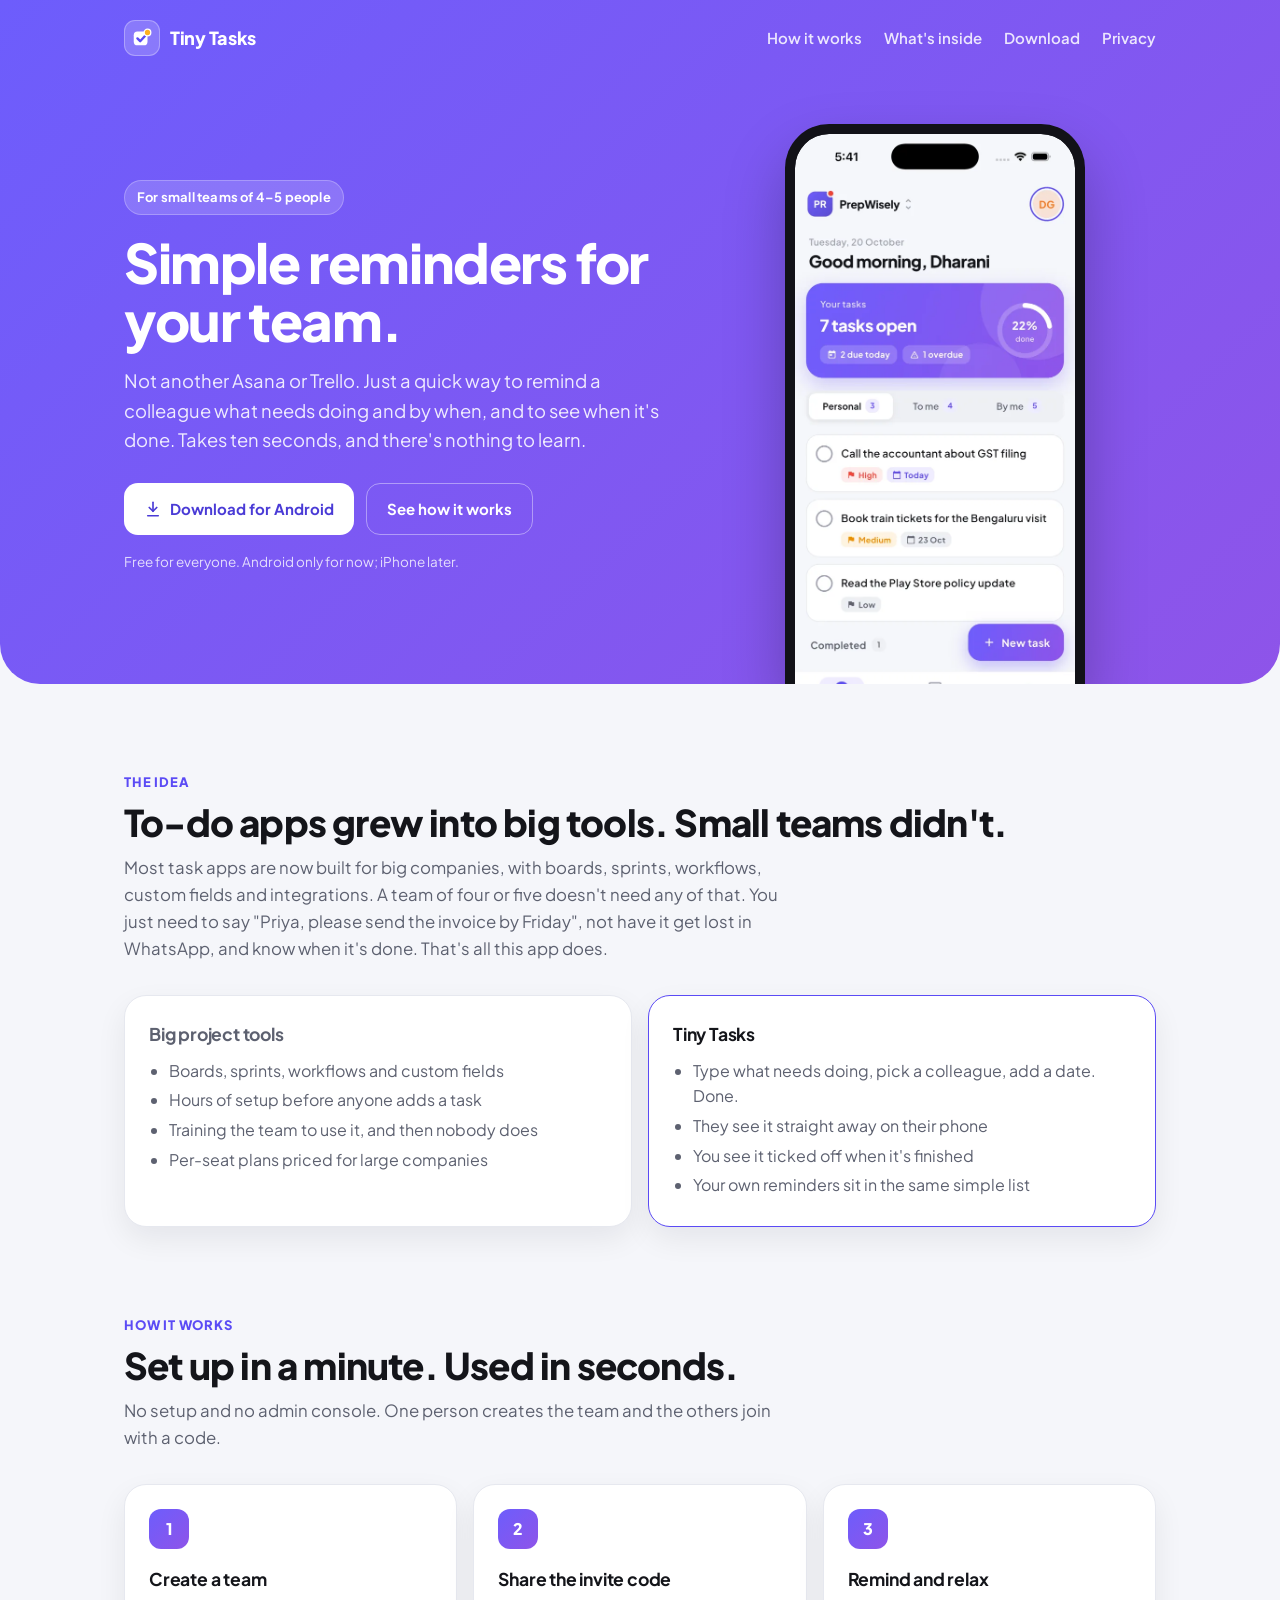
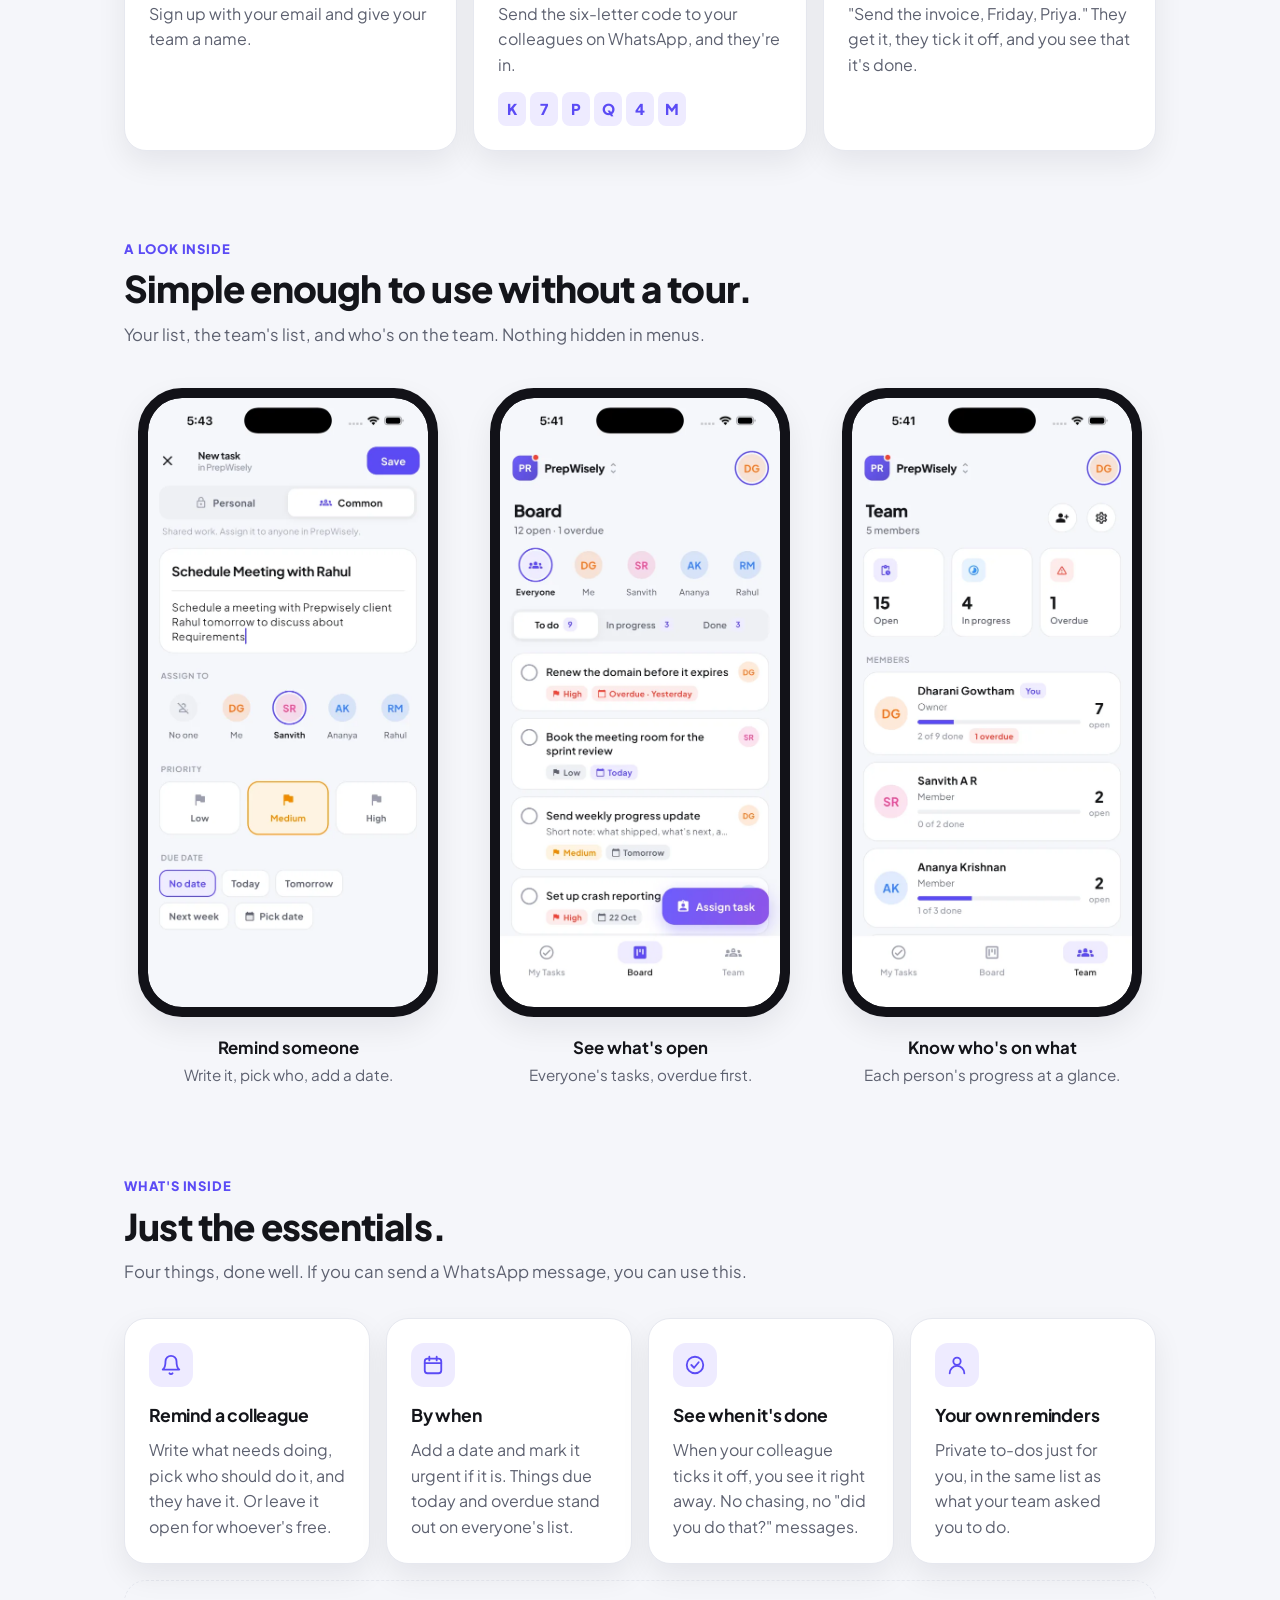
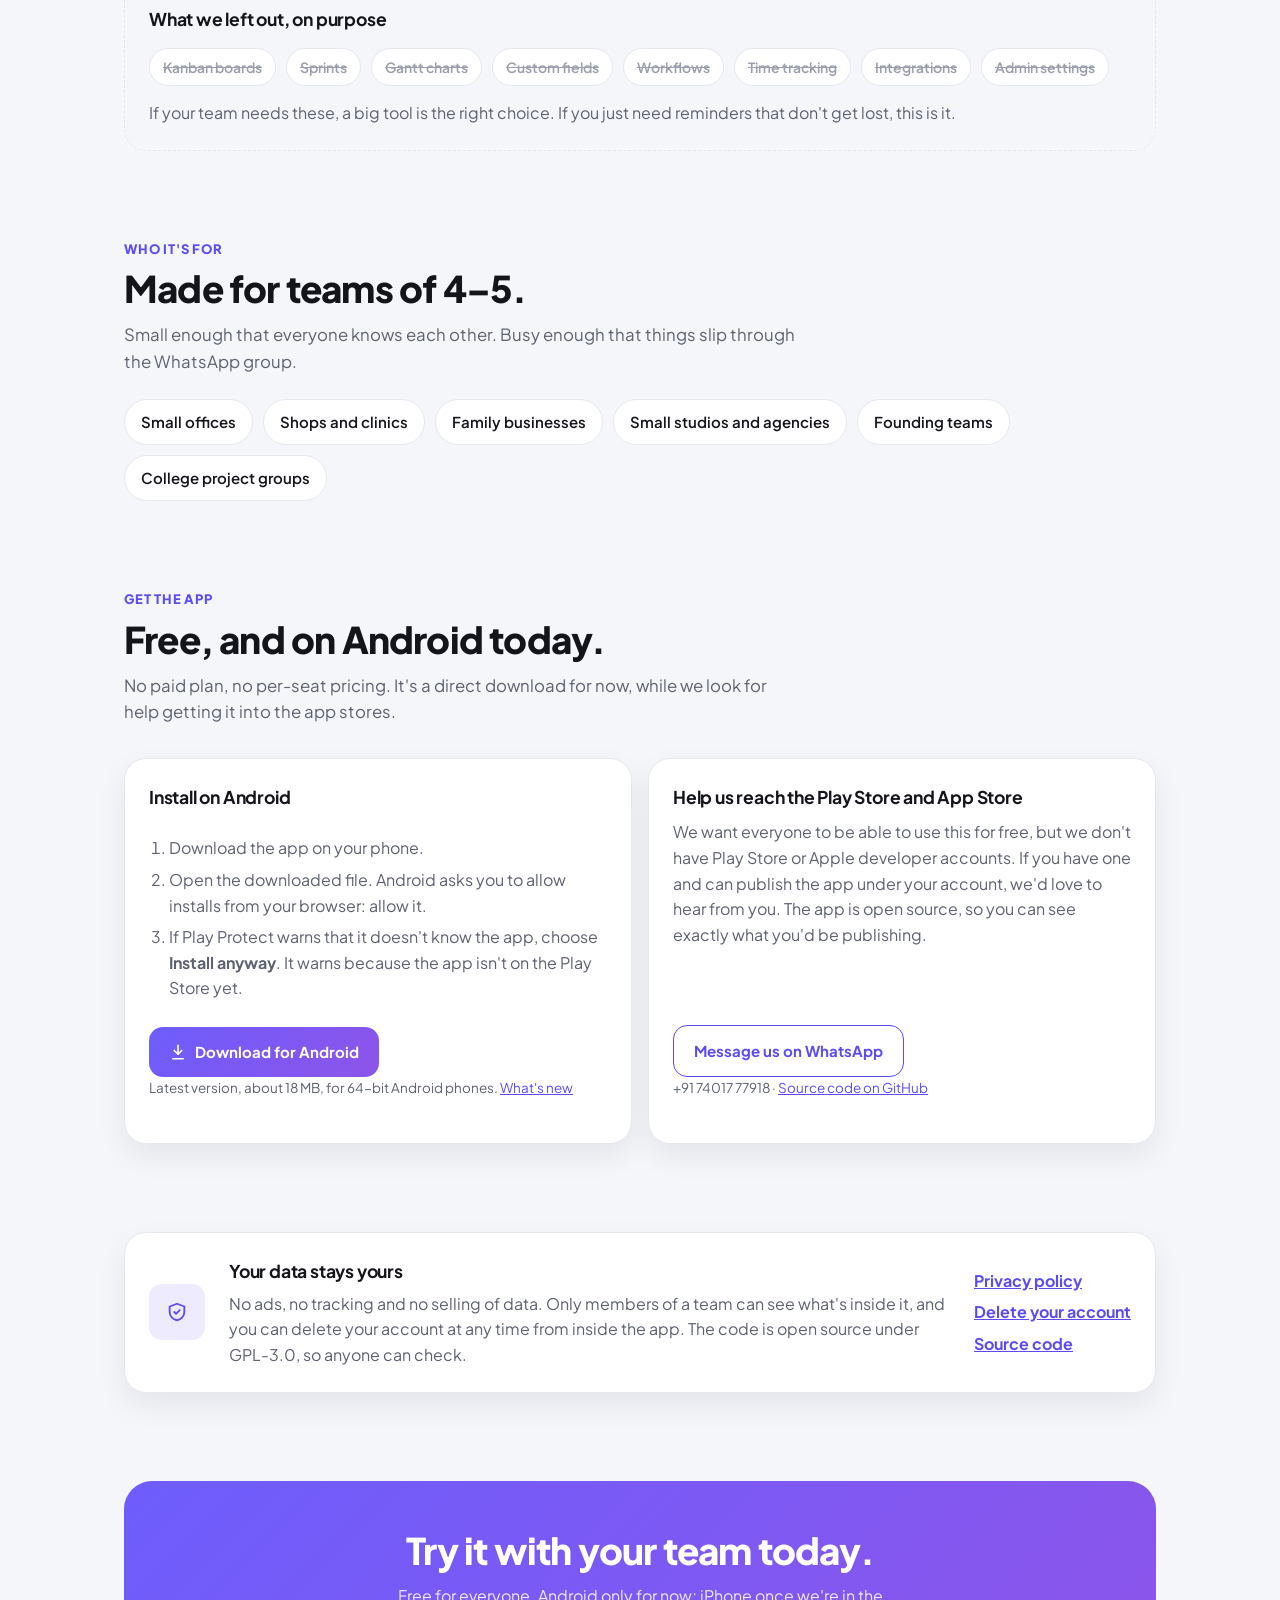
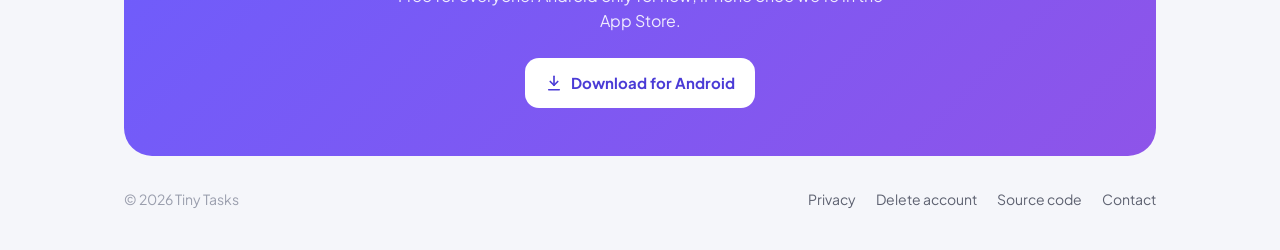
<file: index.html>
<!doctype html>
<html lang="en">
<head>
  <meta charset="utf-8">
  <meta name="viewport" content="width=device-width, initial-scale=1">
  <title>Tiny Tasks</title>
  <meta name="description" content="Tiny Tasks is a simple reminder app for small teams of 4–5. Remind a colleague what needs doing and when, and see when it's done. No boards, no setup, nothing to learn.">
  <meta property="og:title" content="Tiny Tasks">
  <meta property="og:description" content="Simple reminders for small teams. Not another Asana or Trello.">
  <link rel="icon" type="image/png" href="icon.png">
  <link rel="preconnect" href="https://fonts.googleapis.com">
  <link rel="preconnect" href="https://fonts.gstatic.com" crossorigin>
  <link href="https://fonts.googleapis.com/css2?family=Plus+Jakarta+Sans:wght@400;500;600;700;800&display=swap" rel="stylesheet">
  <style>
    :root {
      --canvas: #f5f6fa;
      --surface: #ffffff;
      --surface-muted: #eef0f5;
      --border: #e6e8ef;
      --text: #14151a;
      --text-2: #5d6170;
      --muted: #9a9ead;
      --brand: #5b4bf5;
      --brand-soft: #eeebff;
      --grad: linear-gradient(135deg, #6d5dfc, #8e54e9);
      --success: #12b76a;
      --success-soft: #e5f7ee;
      --warning: #f08c00;
      --warning-soft: #fef3e2;
      --info: #2e90fa;
      --info-soft: #e6f1fe;
      --danger: #f04438;
      --shadow: 0 12px 30px rgba(20, 21, 26, 0.07);
    }
    @media (prefers-color-scheme: dark) {
      :root {
        --canvas: #0e0f13;
        --surface: #17181d;
        --surface-muted: #21232a;
        --border: #2a2c35;
        --text: #f3f4f7;
        --text-2: #a5a9b8;
        --muted: #6b6f7e;
        --brand: #8b7dff;
        --brand-soft: #262046;
        --grad: linear-gradient(135deg, #5b4bf5, #7b3fd9);
        --success: #32d583;
        --success-soft: #10291e;
        --warning: #fdb022;
        --warning-soft: #2e2210;
        --info: #53b1fd;
        --info-soft: #102538;
        --danger: #f97066;
        --shadow: 0 12px 30px rgba(0, 0, 0, 0.35);
      }
    }
    * { box-sizing: border-box; }
    html { scroll-behavior: smooth; }
    body {
      margin: 0;
      background: var(--canvas);
      color: var(--text);
      font: 16px/1.6 "Plus Jakarta Sans", -apple-system, BlinkMacSystemFont, "Segoe UI", Roboto, sans-serif;
      -webkit-font-smoothing: antialiased;
    }
    a { color: var(--brand); }
    .wrap { max-width: 1080px; margin: 0 auto; padding: 0 24px; }
    @media (max-width: 600px) { .wrap { padding: 0 16px; } }

    /* Hero */
    .hero {
      background: var(--grad);
      color: #fff;
      border-radius: 0 0 40px 40px;
      overflow: hidden;
    }
    nav {
      display: flex; align-items: center; justify-content: space-between;
      padding: 20px 0;
    }
    .logo { display: flex; align-items: center; gap: 10px; font-weight: 800; font-size: 18px; letter-spacing: -0.3px; color: #fff; text-decoration: none; }
    .logo-mark {
      width: 36px; height: 36px; border-radius: 11px;
      background: rgba(255,255,255,0.18); border: 1px solid rgba(255,255,255,0.3);
      display: grid; place-items: center;
    }
    nav .links { display: flex; gap: 22px; }
    nav .links a { color: rgba(255,255,255,0.85); text-decoration: none; font-weight: 600; font-size: 15px; }
    nav .links a:hover { color: #fff; }
    @media (max-width: 600px) { nav .links { display: none; } }

    .hero-grid {
      display: grid; grid-template-columns: 1.1fr 0.9fr; gap: 48px; align-items: center;
      padding: 48px 0 0;
    }
    @media (max-width: 860px) {
      .hero-grid { grid-template-columns: 1fr; gap: 40px; padding-top: 24px; text-align: center; }
    }
    .eyebrow {
      display: inline-block; padding: 6px 12px; border-radius: 999px;
      background: rgba(255,255,255,0.16); border: 1px solid rgba(255,255,255,0.25);
      font-size: 13px; font-weight: 700; letter-spacing: 0.2px;
    }
    h1 {
      font-size: clamp(2.2rem, 5vw, 3.4rem); line-height: 1.08; letter-spacing: -1.4px;
      margin: 18px 0 16px; font-weight: 800;
    }
    .lede { font-size: 1.15rem; color: rgba(255,255,255,0.88); max-width: 34em; margin: 0 0 28px; }
    @media (max-width: 860px) { .lede { margin-left: auto; margin-right: auto; } }
    .cta { display: flex; gap: 12px; flex-wrap: wrap; padding-bottom: 56px; }
    @media (max-width: 860px) { .cta { justify-content: center; } }
    .btn {
      display: inline-flex; align-items: center; gap: 8px;
      padding: 13px 20px; border-radius: 14px; font-weight: 700; font-size: 15px; text-decoration: none;
    }
    .btn-light { background: #fff; color: #4a3bd6; }
    .btn-ghost { color: #fff; border: 1px solid rgba(255,255,255,0.4); }
    .soon { font-size: 13.5px; color: rgba(255,255,255,0.8); margin: -40px 0 56px; }

    /* Phones: real app screenshots (600 × 1305, 2× for ~300px wide) */
    .phone-col { display: flex; justify-content: center; align-self: end; }
    .phone {
      width: 300px; max-width: 100%;
      background: #121218; border: 10px solid #121218;
      border-radius: 44px; overflow: hidden;
      box-shadow: 0 30px 60px rgba(0,0,0,0.25);
    }
    .phone img { display: block; width: 100%; height: auto; border-radius: 34px; }
    /* In the hero the phone rises out of the bottom edge, cropped. */
    .hero .phone { height: 560px; border-bottom: 0; border-radius: 44px 44px 0 0; }
    .hero .phone img { border-radius: 34px 34px 0 0; }
    @media (max-width: 600px) { .hero .phone { height: 480px; } }

    .shots {
      display: grid; grid-template-columns: repeat(3, 1fr); gap: 24px;
      margin-top: 40px; justify-items: center;
    }
    .shots figure { margin: 0; width: 100%; max-width: 300px; }
    .shots .phone { width: 100%; box-shadow: var(--shadow); }
    .shots figcaption { margin-top: 18px; text-align: center; }
    .shots figcaption b { display: block; font-size: 1.05rem; }
    .shots figcaption span { color: var(--text-2); font-size: 0.95rem; }
    /* Phones side by side don't fit: swipe through them instead. */
    @media (max-width: 860px) {
      .shots {
        display: flex; gap: 16px; overflow-x: auto; scroll-snap-type: x mandatory;
        margin-left: -24px; margin-right: -24px; padding: 0 24px 12px;
        scrollbar-width: none;
      }
      .shots::-webkit-scrollbar { display: none; }
      .shots figure { flex: 0 0 240px; scroll-snap-align: center; }
    }
    @media (max-width: 600px) {
      .shots { margin-left: -16px; margin-right: -16px; padding: 0 16px 12px; }
    }

    /* Sections */
    section { padding: 88px 0 0; }
    @media (max-width: 600px) { section { padding-top: 64px; } }
    .kicker { color: var(--brand); font-weight: 800; font-size: 13px; letter-spacing: 0.8px; text-transform: uppercase; }
    h2 { font-size: clamp(1.7rem, 3.4vw, 2.3rem); line-height: 1.15; letter-spacing: -0.8px; margin: 8px 0 12px; font-weight: 800; }
    .sub { color: var(--text-2); font-size: 1.05rem; max-width: 40em; margin: 0; }

    .problem {
      display: grid; grid-template-columns: 1fr 1fr; gap: 16px; margin-top: 32px;
    }
    @media (max-width: 760px) { .problem { grid-template-columns: 1fr; } }
    .card {
      background: var(--surface); border: 1px solid var(--border); border-radius: 22px;
      padding: 24px; box-shadow: var(--shadow);
    }
    .card h3 { margin: 0 0 8px; font-size: 1.1rem; letter-spacing: -0.2px; }
    .card p { margin: 0; color: var(--text-2); }
    .card ul { margin: 10px 0 0; padding-left: 20px; color: var(--text-2); }
    .card li { margin: 4px 0; }
    .card.before h3 { color: var(--text-2); }
    .card.after { border-color: var(--brand); }

    .steps { display: grid; grid-template-columns: repeat(3, 1fr); gap: 16px; margin-top: 32px; counter-reset: s; }
    @media (max-width: 860px) { .steps { grid-template-columns: 1fr; } }
    .step .num {
      width: 40px; height: 40px; border-radius: 12px; background: var(--grad); color: #fff;
      display: grid; place-items: center; font-weight: 800; margin-bottom: 16px;
    }
    .code {
      display: inline-flex; gap: 4px; margin-top: 14px;
    }
    .code span {
      width: 28px; height: 34px; border-radius: 8px; background: var(--brand-soft); color: var(--brand);
      display: grid; place-items: center; font-weight: 800; font-size: 15px;
    }

    .features { display: grid; grid-template-columns: repeat(4, 1fr); gap: 16px; margin-top: 32px; }
    @media (max-width: 960px) { .features { grid-template-columns: 1fr 1fr; } }
    .leftout { margin-top: 16px; box-shadow: none; background: transparent; border-style: dashed; }
    .leftout .who { margin: 14px 0; }
    .leftout .pill { text-decoration: line-through; color: var(--muted); font-size: 14px; padding: 7px 13px; }
    @media (max-width: 560px) { .features { grid-template-columns: 1fr; } }
    .icon {
      width: 44px; height: 44px; border-radius: 13px; background: var(--brand-soft); color: var(--brand);
      display: grid; place-items: center; margin-bottom: 14px;
    }
    .icon svg { width: 22px; height: 22px; }

    .who { display: flex; flex-wrap: wrap; gap: 10px; margin-top: 24px; }
    .pill {
      padding: 10px 16px; border-radius: 999px; background: var(--surface); border: 1px solid var(--border);
      font-weight: 600; font-size: 15px;
    }

    .trust {
      display: grid; grid-template-columns: auto 1fr auto; gap: 24px; align-items: center;
    }
    @media (max-width: 760px) { .trust { grid-template-columns: 1fr; } }
    .trust .icon { margin: 0; width: 56px; height: 56px; }
    .trust h3 { margin: 0 0 6px; }
    .trust .links { display: flex; flex-direction: column; gap: 6px; font-weight: 700; }

    .get { display: grid; grid-template-columns: 1fr 1fr; gap: 16px; margin-top: 32px; }
    @media (max-width: 760px) { .get { grid-template-columns: 1fr; } }
    .get .card { display: flex; flex-direction: column; align-items: flex-start; }
    .get ol { margin: 10px 0 20px; padding-left: 20px; color: var(--text-2); }
    .get li { margin: 6px 0; }
    .get .card p { margin-bottom: 20px; }
    .get .btn { margin-top: auto; }
    .btn-brand { background: var(--grad); color: #fff; }
    .btn-outline { color: var(--brand); border: 1px solid var(--brand); }
    .fine { font-size: 13.5px; color: var(--muted); margin: 12px 0 0; }

    .final {
      margin-top: 88px; background: var(--grad); color: #fff; border-radius: 28px;
      padding: 48px 32px; text-align: center;
    }
    @media (max-width: 600px) { .final { margin-top: 64px; padding: 36px 20px; } }
    .final h2 { color: #fff; margin-top: 0; }
    .final p { color: rgba(255,255,255,0.88); margin: 0 auto 24px; max-width: 32em; }

    footer {
      display: flex; justify-content: space-between; flex-wrap: wrap; gap: 12px;
      padding: 32px 0 40px; color: var(--muted); font-size: 14px;
    }
    footer a { color: var(--text-2); text-decoration: none; margin-left: 18px; }
    footer a:first-child { margin-left: 0; }
    footer a:hover { color: var(--brand); }
  </style>
</head>
<body>

<header class="hero">
  <div class="wrap">
    <nav>
      <a class="logo" href="#">
        <span class="logo-mark">
          <svg width="22" height="22" viewBox="0 0 24 24" aria-hidden="true"><rect x="3" y="5" width="15" height="15" rx="4" fill="#fff"/><path d="m7 12.5 3 3 5.5-6" fill="none" stroke="#5b4bf5" stroke-width="2.6" stroke-linecap="round" stroke-linejoin="round"/><circle cx="18" cy="6" r="3.6" fill="#fdb022" stroke="#fff" stroke-width="1.4"/></svg>
        </span>
        Tiny Tasks
      </a>
      <div class="links">
        <a href="#how">How it works</a>
        <a href="#features">What's inside</a>
        <a href="#download">Download</a>
        <a href="privacy.html">Privacy</a>
      </div>
    </nav>

    <div class="hero-grid">
      <div>
        <span class="eyebrow">For small teams of 4–5 people</span>
        <h1>Simple reminders for your team.</h1>
        <p class="lede">Not another Asana or Trello. Just a quick way to remind a colleague
        what needs doing and by when, and to see when it's done. Takes ten seconds,
        and there's nothing to learn.</p>
        <div class="cta">
          <a class="btn btn-light" href="https://github.com/dharanish01g/prep_admin/releases/latest/download/prepwisely-team.apk"><svg width="18" height="18" viewBox="0 0 24 24" fill="none" stroke="currentColor" stroke-width="2.2" stroke-linecap="round" stroke-linejoin="round" aria-hidden="true"><path d="M12 3v12"/><path d="m7 10 5 5 5-5"/><path d="M5 21h14"/></svg>Download for Android</a>
          <a class="btn btn-ghost" href="#how">See how it works</a>
        </div>
        <p class="soon">Free for everyone. Android only for now; iPhone later.</p>
      </div>

      <div class="phone-col">
        <div class="phone">
          <img src="img/my-tasks.webp" width="600" height="1305"
            alt="My Tasks screen: 7 tasks open, 2 due today and 1 overdue, with a list of personal to-dos">
        </div>
      </div>
    </div>
  </div>
</header>

<main class="wrap">

  <section>
    <div class="kicker">The idea</div>
    <h2>To-do apps grew into big tools. Small teams didn't.</h2>
    <p class="sub">Most task apps are now built for big companies, with boards,
    sprints, workflows, custom fields and integrations. A team of four or five
    doesn't need any of that. You just need to say "Priya, please send the
    invoice by Friday", not have it get lost in WhatsApp, and know when it's
    done. That's all this app does.</p>

    <div class="problem">
      <div class="card before">
        <h3>Big project tools</h3>
        <ul>
          <li>Boards, sprints, workflows and custom fields</li>
          <li>Hours of setup before anyone adds a task</li>
          <li>Training the team to use it, and then nobody does</li>
          <li>Per-seat plans priced for large companies</li>
        </ul>
      </div>
      <div class="card after">
        <h3>Tiny Tasks</h3>
        <ul>
          <li>Type what needs doing, pick a colleague, add a date. Done.</li>
          <li>They see it straight away on their phone</li>
          <li>You see it ticked off when it's finished</li>
          <li>Your own reminders sit in the same simple list</li>
        </ul>
      </div>
    </div>
  </section>

  <section id="how">
    <div class="kicker">How it works</div>
    <h2>Set up in a minute. Used in seconds.</h2>
    <p class="sub">No setup and no admin console. One person creates the team and
    the others join with a code.</p>

    <div class="steps">
      <div class="card step">
        <div class="num">1</div>
        <h3>Create a team</h3>
        <p>Sign up with your email and give your team a name.</p>
      </div>
      <div class="card step">
        <div class="num">2</div>
        <h3>Share the invite code</h3>
        <p>Send the six-letter code to your colleagues on WhatsApp, and
        they're in.</p>
        <div class="code" aria-label="Example code K7PQ4M"><span>K</span><span>7</span><span>P</span><span>Q</span><span>4</span><span>M</span></div>
      </div>
      <div class="card step">
        <div class="num">3</div>
        <h3>Remind and relax</h3>
        <p>"Send the invoice, Friday, Priya." They get it, they tick it off, and
        you see that it's done.</p>
      </div>
    </div>
  </section>

  <section id="screens">
    <div class="kicker">A look inside</div>
    <h2>Simple enough to use without a tour.</h2>
    <p class="sub">Your list, the team's list, and who's on the team. Nothing
    hidden in menus.</p>

    <div class="shots">
      <figure>
        <div class="phone"><img src="img/new-task.webp" width="600" height="1305" loading="lazy"
          alt="New task form: a title and note, a teammate picked under Assign to, priority and due date"></div>
        <figcaption><b>Remind someone</b><span>Write it, pick who, add a date.</span></figcaption>
      </figure>
      <figure>
        <div class="phone"><img src="img/board.webp" width="600" height="1305" loading="lazy"
          alt="Board screen: everyone's open tasks, filterable by person, with overdue and due-today tasks marked"></div>
        <figcaption><b>See what's open</b><span>Everyone's tasks, overdue first.</span></figcaption>
      </figure>
      <figure>
        <div class="phone"><img src="img/team.webp" width="600" height="1305" loading="lazy"
          alt="Team screen: open, in progress and overdue counts, and each member's progress"></div>
        <figcaption><b>Know who's on what</b><span>Each person's progress at a glance.</span></figcaption>
      </figure>
    </div>
  </section>

  <section id="features">
    <div class="kicker">What's inside</div>
    <h2>Just the essentials.</h2>
    <p class="sub">Four things, done well. If you can send a WhatsApp message, you
    can use this.</p>

    <div class="features">
      <div class="card">
        <div class="icon"><svg viewBox="0 0 24 24" fill="none" stroke="currentColor" stroke-width="2" stroke-linecap="round" stroke-linejoin="round"><path d="M6 8a6 6 0 0 1 12 0c0 7 3 9 3 9H3s3-2 3-9"/><path d="M10.3 21a1.94 1.94 0 0 0 3.4 0"/></svg></div>
        <h3>Remind a colleague</h3>
        <p>Write what needs doing, pick who should do it, and they have it. Or leave
        it open for whoever's free.</p>
      </div>
      <div class="card">
        <div class="icon"><svg viewBox="0 0 24 24" fill="none" stroke="currentColor" stroke-width="2" stroke-linecap="round" stroke-linejoin="round"><rect x="3" y="5" width="18" height="16" rx="3"/><path d="M3 10h18M8 3v4M16 3v4"/></svg></div>
        <h3>By when</h3>
        <p>Add a date and mark it urgent if it is. Things due today and overdue
        stand out on everyone's list.</p>
      </div>
      <div class="card">
        <div class="icon"><svg viewBox="0 0 24 24" fill="none" stroke="currentColor" stroke-width="2" stroke-linecap="round" stroke-linejoin="round"><circle cx="12" cy="12" r="9"/><path d="m8 12 3 3 5-6"/></svg></div>
        <h3>See when it's done</h3>
        <p>When your colleague ticks it off, you see it right away. No chasing, no
        "did you do that?" messages.</p>
      </div>
      <div class="card">
        <div class="icon"><svg viewBox="0 0 24 24" fill="none" stroke="currentColor" stroke-width="2" stroke-linecap="round" stroke-linejoin="round"><circle cx="12" cy="8" r="4"/><path d="M4 21a8 8 0 0 1 16 0"/></svg></div>
        <h3>Your own reminders</h3>
        <p>Private to-dos just for you, in the same list as what your team asked
        you to do.</p>
      </div>
    </div>

    <div class="card leftout">
      <h3>What we left out, on purpose</h3>
      <div class="who">
        <span class="pill">Kanban boards</span>
        <span class="pill">Sprints</span>
        <span class="pill">Gantt charts</span>
        <span class="pill">Custom fields</span>
        <span class="pill">Workflows</span>
        <span class="pill">Time tracking</span>
        <span class="pill">Integrations</span>
        <span class="pill">Admin settings</span>
      </div>
      <p>If your team needs these, a big tool is the right choice. If you just need
      reminders that don't get lost, this is it.</p>
    </div>
  </section>

  <section>
    <div class="kicker">Who it's for</div>
    <h2>Made for teams of 4–5.</h2>
    <p class="sub">Small enough that everyone knows each other. Busy enough that
    things slip through the WhatsApp group.</p>
    <div class="who">
      <span class="pill">Small offices</span>
      <span class="pill">Shops and clinics</span>
      <span class="pill">Family businesses</span>
      <span class="pill">Small studios and agencies</span>
      <span class="pill">Founding teams</span>
      <span class="pill">College project groups</span>
    </div>
  </section>

  <section id="download">
    <div class="kicker">Get the app</div>
    <h2>Free, and on Android today.</h2>
    <p class="sub">No paid plan, no per-seat pricing. It's a direct download for
    now, while we look for help getting it into the app stores.</p>

    <div class="get">
      <div class="card">
        <h3>Install on Android</h3>
        <ol>
          <li>Download the app on your phone.</li>
          <li>Open the downloaded file. Android asks you to allow installs from
          your browser: allow it.</li>
          <li>If Play Protect warns that it doesn't know the app, choose
          <b>Install anyway</b>. It warns because the app isn't on the Play
          Store yet.</li>
        </ol>
        <a class="btn btn-brand" href="https://github.com/dharanish01g/prep_admin/releases/latest/download/prepwisely-team.apk"><svg width="18" height="18" viewBox="0 0 24 24" fill="none" stroke="currentColor" stroke-width="2.2" stroke-linecap="round" stroke-linejoin="round" aria-hidden="true"><path d="M12 3v12"/><path d="m7 10 5 5 5-5"/><path d="M5 21h14"/></svg>Download for Android</a>
        <p class="fine">Latest version, about 18 MB, for 64-bit Android phones. <a href="https://github.com/dharanish01g/prep_admin/releases">What's new</a></p>
      </div>
      <div class="card">
        <h3>Help us reach the Play Store and App Store</h3>
        <p>We want everyone to be able to use this for free, but we don't have
        Play Store or Apple developer accounts. If you have one and can publish
        the app under your account, we'd love to hear from you. The app is open
        source, so you can see exactly what you'd be publishing.</p>
        <a class="btn btn-outline" href="https://wa.me/917401777918?text=Hi%2C%20I%20can%20help%20publish%20Tiny%20Tasks">Message us on WhatsApp</a>
        <p class="fine">+91 74017 77918 · <a href="https://github.com/dharanish01g/prep_admin">Source code on GitHub</a></p>
      </div>
    </div>
  </section>

  <section>
    <div class="card trust">
      <div class="icon"><svg viewBox="0 0 24 24" fill="none" stroke="currentColor" stroke-width="2" stroke-linecap="round" stroke-linejoin="round"><path d="M12 3 4 6v6c0 4.5 3.4 8.2 8 9 4.6-.8 8-4.5 8-9V6l-8-3Z"/><path d="m9 12 2 2 4-4"/></svg></div>
      <div>
        <h3>Your data stays yours</h3>
        <p>No ads, no tracking and no selling of data. Only members of a team can see
        what's inside it, and you can delete your account at any time from inside
        the app. The code is open source under GPL-3.0, so anyone can check.</p>
      </div>
      <div class="links">
        <a href="privacy.html">Privacy policy</a>
        <a href="delete-account.html">Delete your account</a>
        <a href="https://github.com/dharanish01g/prep_admin">Source code</a>
      </div>
    </div>
  </section>

  <div class="final">
    <h2>Try it with your team today.</h2>
    <p>Free for everyone. Android only for now; iPhone once we're in the App
    Store.</p>
    <a class="btn btn-light" href="https://github.com/dharanish01g/prep_admin/releases/latest/download/prepwisely-team.apk"><svg width="18" height="18" viewBox="0 0 24 24" fill="none" stroke="currentColor" stroke-width="2.2" stroke-linecap="round" stroke-linejoin="round" aria-hidden="true"><path d="M12 3v12"/><path d="m7 10 5 5 5-5"/><path d="M5 21h14"/></svg>Download for Android</a>
  </div>

  <footer>
    <span>© 2026 Tiny Tasks</span>
    <span>
      <a href="privacy.html">Privacy</a>
      <a href="delete-account.html">Delete account</a>
      <a href="https://github.com/dharanish01g/prep_admin">Source code</a>
      <a href="https://wa.me/917401777918">Contact</a>
    </span>
  </footer>
</main>

</body>
</html>
</file>
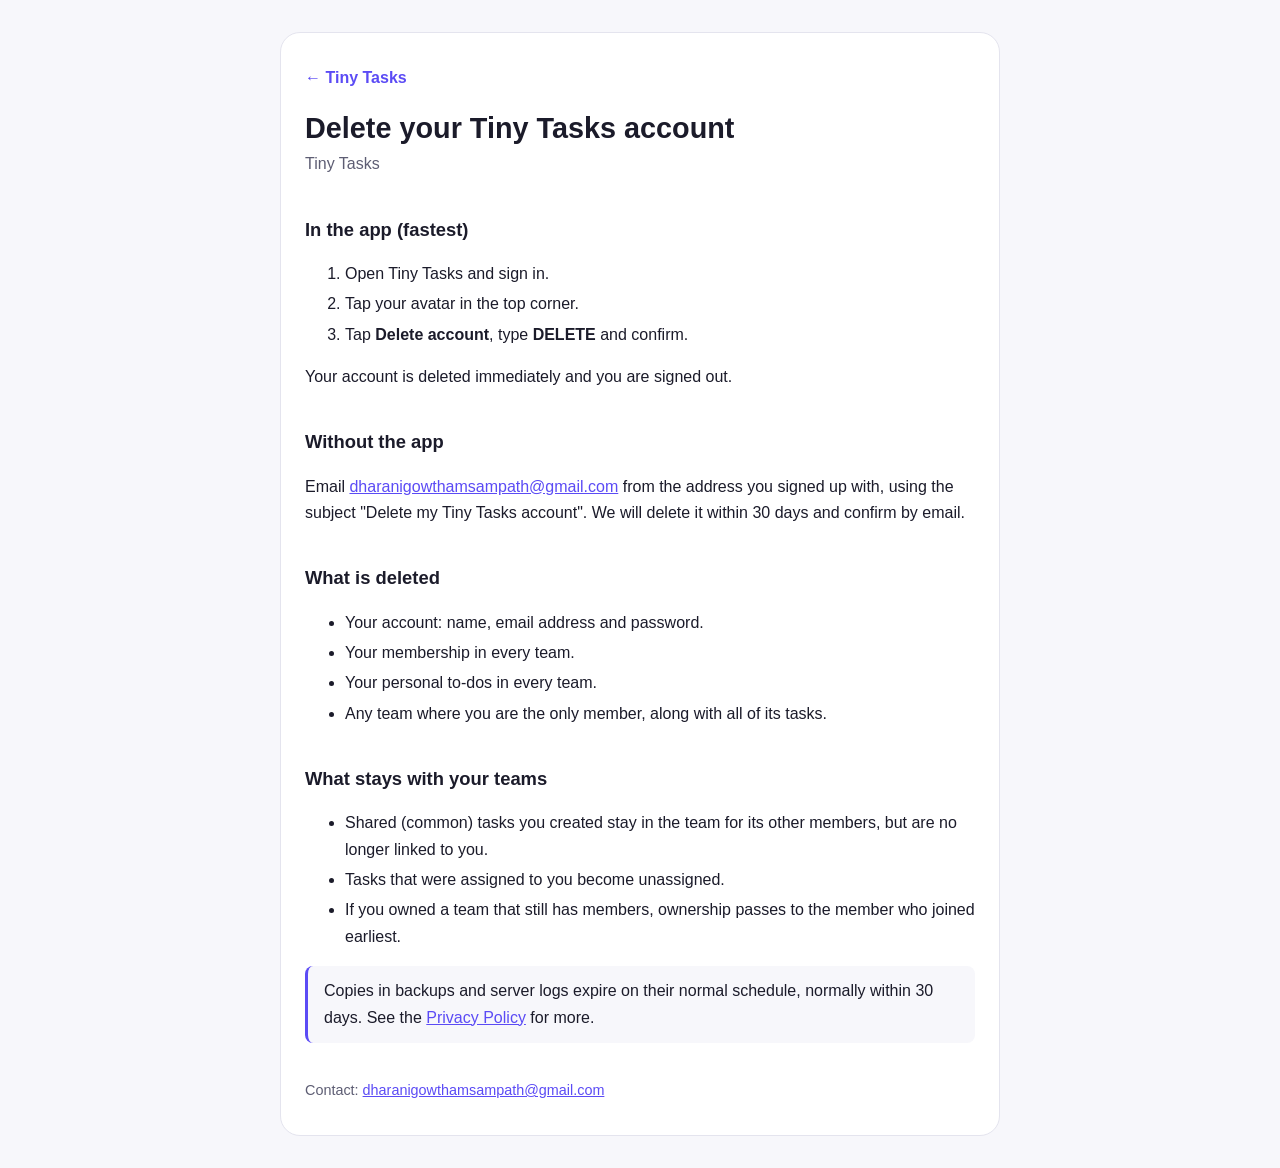
<file: delete-account.html>
<!doctype html>
<html lang="en">
<head>
  <meta charset="utf-8">
  <meta name="viewport" content="width=device-width, initial-scale=1">
  <title>Delete Your Account – Tiny Tasks</title>
  <link rel="stylesheet" href="style.css">
</head>
<body>
<main>
  <a class="home" href="./">← Tiny Tasks</a>
  <h1>Delete your Tiny Tasks account</h1>
  <p class="meta">Tiny Tasks</p>

  <h2>In the app (fastest)</h2>
  <ol>
    <li>Open Tiny Tasks and sign in.</li>
    <li>Tap your avatar in the top corner.</li>
    <li>Tap <strong>Delete account</strong>, type <strong>DELETE</strong> and
    confirm.</li>
  </ol>
  <p>Your account is deleted immediately and you are signed out.</p>

  <h2>Without the app</h2>
  <p>Email <a href="mailto:dharanigowthamsampath@gmail.com?subject=Delete%20my%20Tiny%20Tasks%20account">dharanigowthamsampath@gmail.com</a>
  from the address you signed up with, using the subject "Delete my Tiny Tasks
  account". We will delete it within 30 days and confirm by email.</p>

  <h2>What is deleted</h2>
  <ul>
    <li>Your account: name, email address and password.</li>
    <li>Your membership in every team.</li>
    <li>Your personal to-dos in every team.</li>
    <li>Any team where you are the only member, along with all of its tasks.</li>
  </ul>

  <h2>What stays with your teams</h2>
  <ul>
    <li>Shared (common) tasks you created stay in the team for its other members,
    but are no longer linked to you.</li>
    <li>Tasks that were assigned to you become unassigned.</li>
    <li>If you owned a team that still has members, ownership passes to the
    member who joined earliest.</li>
  </ul>

  <p class="note">Copies in backups and server logs expire on their normal
  schedule, normally within 30 days. See the <a href="privacy.html">Privacy
  Policy</a> for more.</p>

  <footer>Contact: <a href="mailto:dharanigowthamsampath@gmail.com">dharanigowthamsampath@gmail.com</a></footer>
</main>
</body>
</html>
</file>
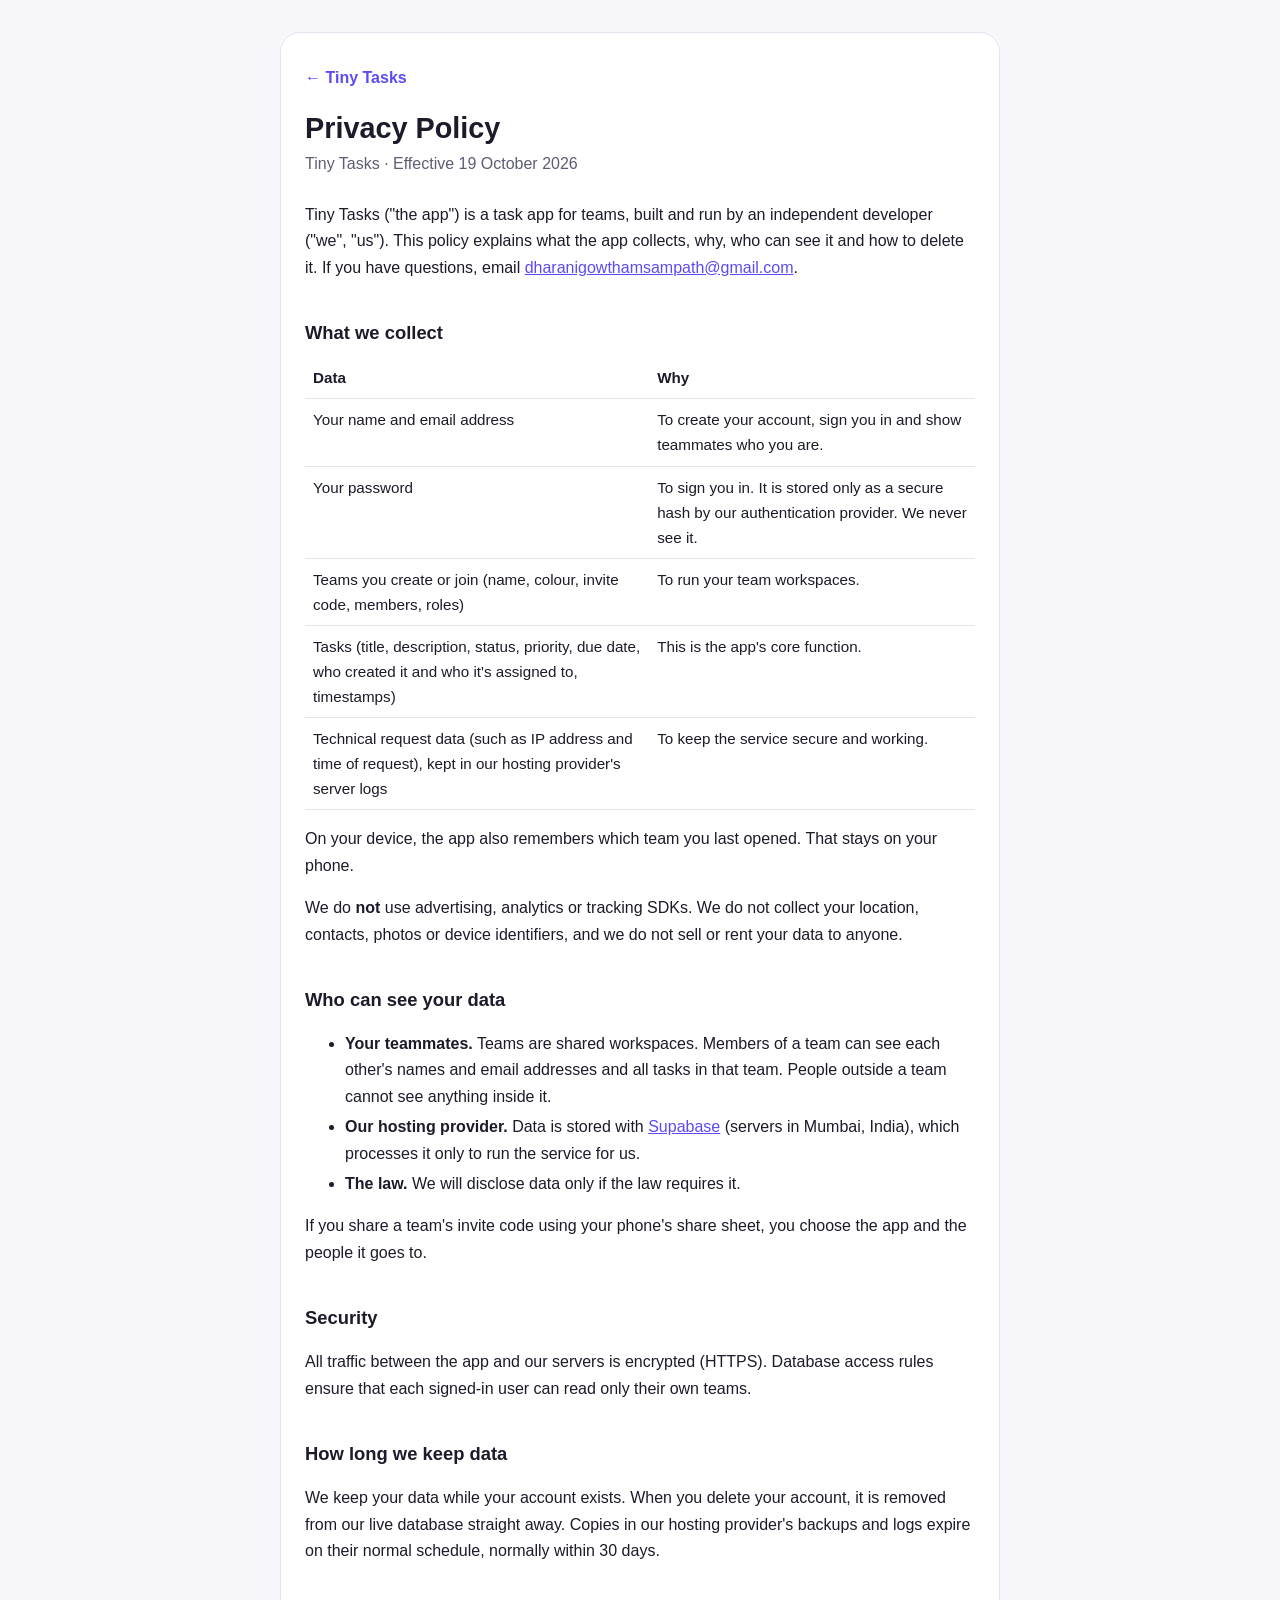
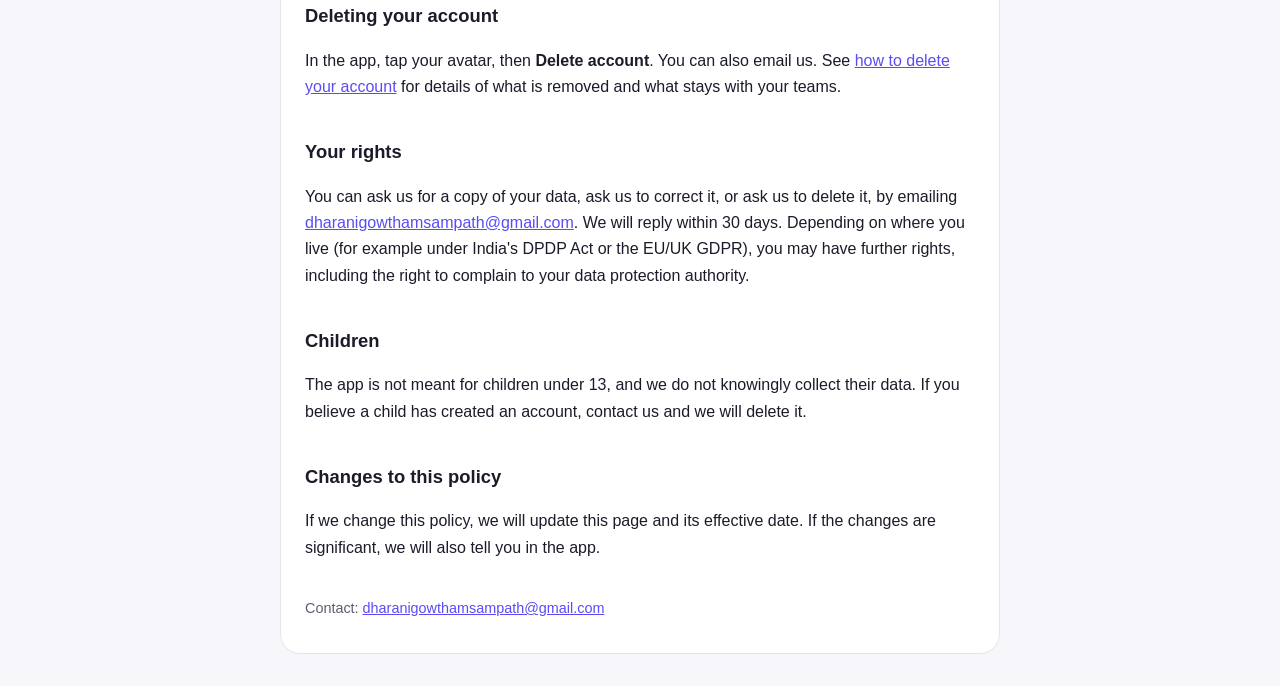
<file: privacy.html>
<!doctype html>
<html lang="en">
<head>
  <meta charset="utf-8">
  <meta name="viewport" content="width=device-width, initial-scale=1">
  <title>Privacy Policy – Tiny Tasks</title>
  <link rel="stylesheet" href="style.css">
</head>
<body>
<main>
  <a class="home" href="./">← Tiny Tasks</a>
  <h1>Privacy Policy</h1>
  <p class="meta">Tiny Tasks · Effective 19 October 2026</p>

  <p>Tiny Tasks ("the app") is a task app for teams, built and run by an
  independent developer ("we", "us"). This policy explains what the app
  collects, why, who can see it and how to delete it. If you have questions,
  email <a href="mailto:dharanigowthamsampath@gmail.com">dharanigowthamsampath@gmail.com</a>.</p>

  <h2>What we collect</h2>
  <table>
    <tr><th>Data</th><th>Why</th></tr>
    <tr><td>Your name and email address</td>
        <td>To create your account, sign you in and show teammates who you are.</td></tr>
    <tr><td>Your password</td>
        <td>To sign you in. It is stored only as a secure hash by our
        authentication provider. We never see it.</td></tr>
    <tr><td>Teams you create or join (name, colour, invite code, members, roles)</td>
        <td>To run your team workspaces.</td></tr>
    <tr><td>Tasks (title, description, status, priority, due date, who created it
        and who it's assigned to, timestamps)</td>
        <td>This is the app's core function.</td></tr>
    <tr><td>Technical request data (such as IP address and time of request),
        kept in our hosting provider's server logs</td>
        <td>To keep the service secure and working.</td></tr>
  </table>
  <p>On your device, the app also remembers which team you last opened. That
  stays on your phone.</p>

  <p>We do <strong>not</strong> use advertising, analytics or tracking SDKs. We do
  not collect your location, contacts, photos or device identifiers, and we do
  not sell or rent your data to anyone.</p>

  <h2>Who can see your data</h2>
  <ul>
    <li><strong>Your teammates.</strong> Teams are shared workspaces. Members of a
    team can see each other's names and email addresses and all tasks in that
    team. People outside a team cannot see anything inside it.</li>
    <li><strong>Our hosting provider.</strong> Data is stored with
    <a href="https://supabase.com/privacy">Supabase</a> (servers in Mumbai, India),
    which processes it only to run the service for us.</li>
    <li><strong>The law.</strong> We will disclose data only if the law requires
    it.</li>
  </ul>
  <p>If you share a team's invite code using your phone's share sheet, you choose
  the app and the people it goes to.</p>

  <h2>Security</h2>
  <p>All traffic between the app and our servers is encrypted (HTTPS). Database
  access rules ensure that each signed-in user can read only their own teams.</p>

  <h2>How long we keep data</h2>
  <p>We keep your data while your account exists. When you delete your account,
  it is removed from our live database straight away. Copies in our hosting
  provider's backups and logs expire on their normal schedule, normally within
  30 days.</p>

  <h2>Deleting your account</h2>
  <p>In the app, tap your avatar, then <strong>Delete account</strong>. You can also
  email us. See <a href="delete-account.html">how to delete your account</a> for
  details of what is removed and what stays with your teams.</p>

  <h2>Your rights</h2>
  <p>You can ask us for a copy of your data, ask us to correct it, or ask us to
  delete it, by emailing
  <a href="mailto:dharanigowthamsampath@gmail.com">dharanigowthamsampath@gmail.com</a>.
  We will reply within 30 days. Depending on where you live (for example under
  India's DPDP Act or the EU/UK GDPR), you may have further rights, including
  the right to complain to your data protection authority.</p>

  <h2>Children</h2>
  <p>The app is not meant for children under 13, and we do not knowingly collect
  their data. If you believe a child has created an account, contact us and we
  will delete it.</p>

  <h2>Changes to this policy</h2>
  <p>If we change this policy, we will update this page and its effective date.
  If the changes are significant, we will also tell you in the app.</p>

  <footer>Contact: <a href="mailto:dharanigowthamsampath@gmail.com">dharanigowthamsampath@gmail.com</a></footer>
</main>
</body>
</html>
</file>
<file: style.css>
:root {
  --bg: #f7f7fb;
  --surface: #ffffff;
  --text: #1b1b2a;
  --muted: #5d5d73;
  --border: #e4e4ee;
  --accent: #5b4bf5;
}
@media (prefers-color-scheme: dark) {
  :root {
    --bg: #121219;
    --surface: #1b1b25;
    --text: #ececf3;
    --muted: #a3a3b8;
    --border: #2c2c3a;
    --accent: #8b7dff;
  }
}
* { box-sizing: border-box; }
body {
  margin: 0;
  background: var(--bg);
  color: var(--text);
  font: 16px/1.65 -apple-system, BlinkMacSystemFont, "Segoe UI", Roboto, sans-serif;
}
main {
  max-width: 720px;
  margin: 32px auto;
  padding: 32px 24px;
  background: var(--surface);
  border: 1px solid var(--border);
  border-radius: 20px;
}
@media (max-width: 760px) {
  main { margin: 0; border: 0; border-radius: 0; padding: 24px 16px; }
}
h1 { font-size: 1.8rem; line-height: 1.25; margin: 0 0 4px; }
h2 { font-size: 1.15rem; margin: 2em 0 0.5em; }
.meta { color: var(--muted); margin: 0 0 1.5em; }
a { color: var(--accent); }
li { margin: 0.25em 0; }
table { width: 100%; border-collapse: collapse; font-size: 0.95rem; }
th, td { text-align: left; vertical-align: top; padding: 8px; border-bottom: 1px solid var(--border); }
.note { padding: 12px 16px; border-left: 3px solid var(--accent); background: var(--bg); border-radius: 8px; }
footer { margin-top: 2.5em; color: var(--muted); font-size: 0.9rem; }
.home { display: inline-block; margin-bottom: 20px; font-weight: 600; text-decoration: none; }
</file>
